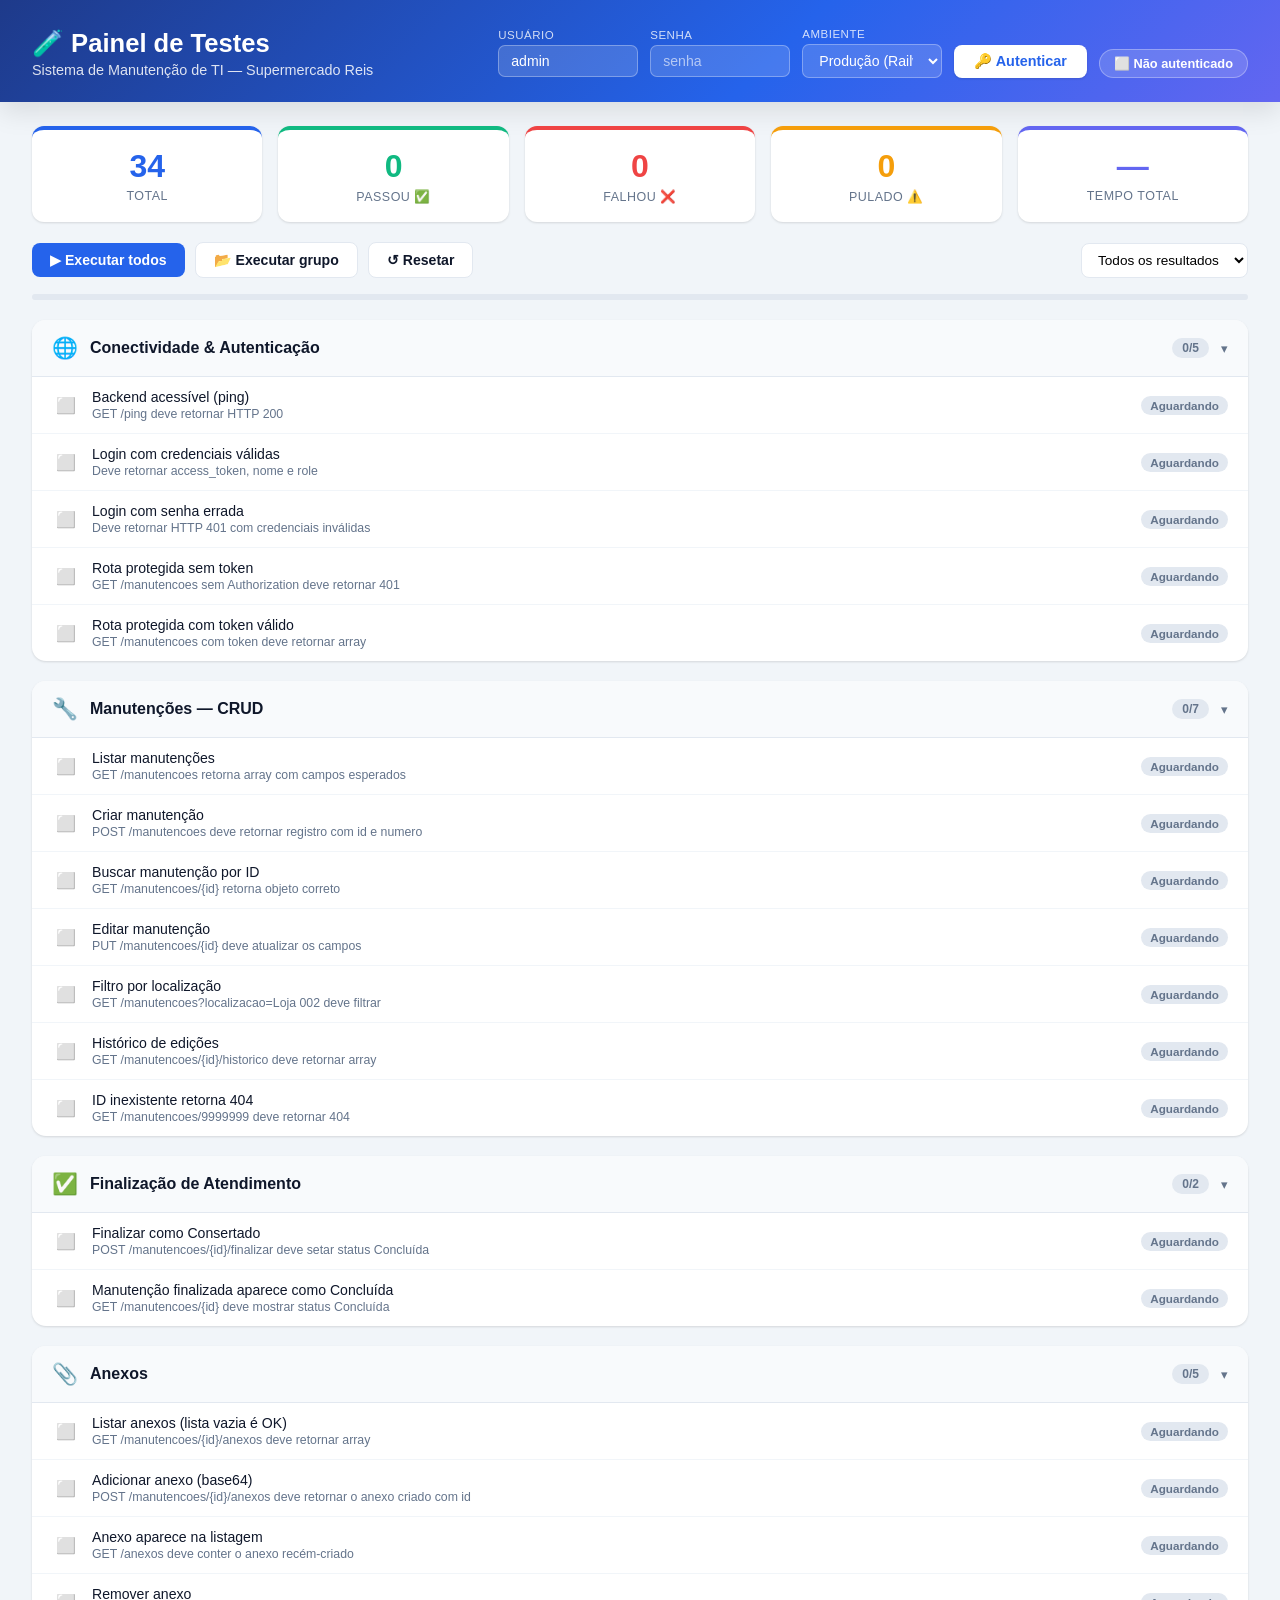
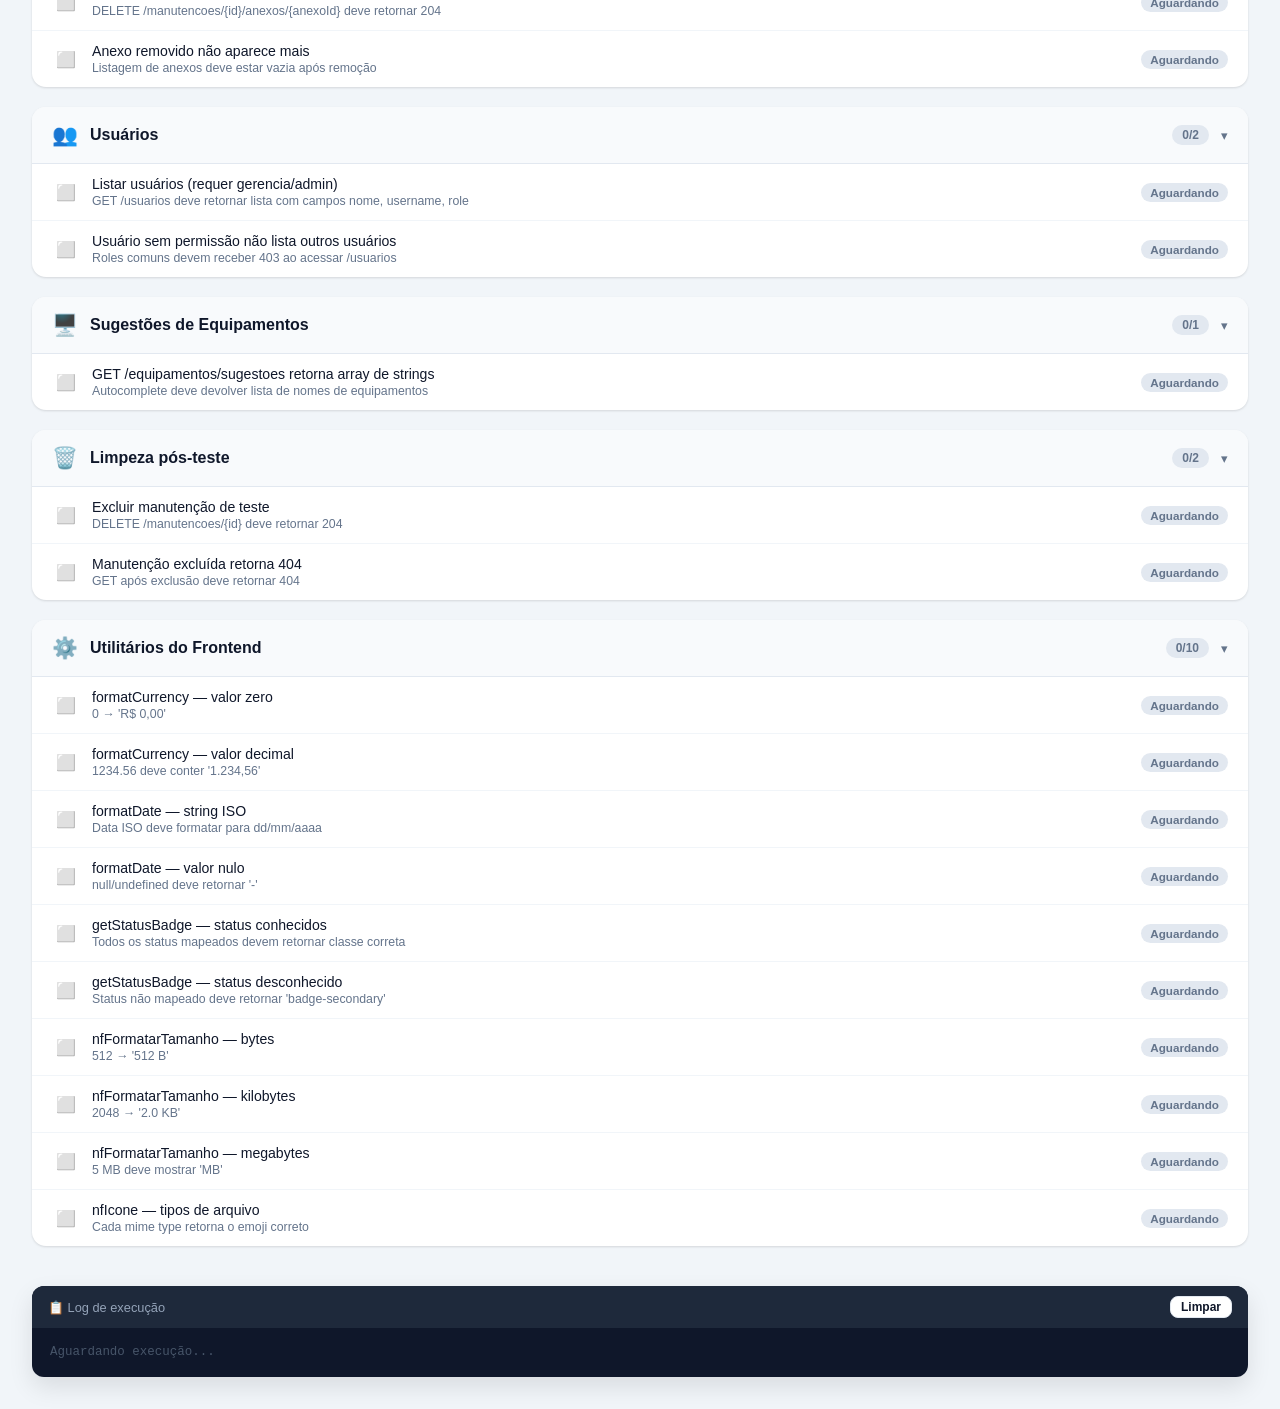
<file: tests.html>
<!DOCTYPE html>
<html lang="pt-BR">
<head>
<meta charset="UTF-8">
<meta name="viewport" content="width=device-width, initial-scale=1.0">
<title>🧪 Painel de Testes — Sistema de Manutenção</title>
<style>
/* ── Reset & Variáveis ─────────────────────────────────────────────────────── */
*, *::before, *::after { margin:0; padding:0; box-sizing:border-box; }
:root {
  --primary:   #2563eb;
  --primary-d: #1d4ed8;
  --success:   #10b981;
  --danger:    #ef4444;
  --warning:   #f59e0b;
  --info:      #6366f1;
  --bg:        #f1f5f9;
  --card:      #ffffff;
  --border:    #e2e8f0;
  --text:      #0f172a;
  --muted:     #64748b;
  --shadow:    0 1px 3px rgba(0,0,0,.08), 0 1px 2px rgba(0,0,0,.05);
  --shadow-lg: 0 10px 25px rgba(0,0,0,.1);
}

body {
  font-family: -apple-system, BlinkMacSystemFont, 'Segoe UI', Roboto, sans-serif;
  background: var(--bg);
  color: var(--text);
  min-height: 100vh;
  cursor: default;
}

button, a, input, select, textarea { cursor: pointer; font-family: inherit; }
input, select, textarea { cursor: text; }

/* ── Header ────────────────────────────────────────────────────────────────── */
.header {
  background: linear-gradient(135deg, #1e3a8a 0%, var(--primary) 60%, var(--info) 100%);
  color: white;
  padding: 28px 32px 24px;
  display: flex;
  align-items: center;
  justify-content: space-between;
  gap: 20px;
  flex-wrap: wrap;
  box-shadow: var(--shadow-lg);
}
.header-left h1 { font-size: 1.6rem; font-weight: 700; margin-bottom: 4px; }
.header-left p  { opacity: .85; font-size: .9rem; }

.header-right { display: flex; align-items: center; gap: 12px; flex-wrap: wrap; }

.cred-group { display: flex; flex-direction: column; gap: 4px; }
.cred-group label { font-size: .72rem; opacity: .8; letter-spacing: .5px; text-transform: uppercase; }
.cred-group input, .cred-group select {
  padding: 7px 12px;
  border-radius: 7px;
  border: 1px solid rgba(255,255,255,.3);
  background: rgba(255,255,255,.15);
  color: white;
  font-size: .88rem;
  width: 140px;
}
.cred-group input::placeholder { color: rgba(255,255,255,.6); }
.cred-group select option       { color: var(--text); background: white; }

.btn-login {
  padding: 8px 20px;
  background: white;
  color: var(--primary);
  border: none;
  border-radius: 8px;
  font-weight: 700;
  font-size: .9rem;
  align-self: flex-end;
  transition: all .2s;
  box-shadow: var(--shadow);
}
.btn-login:hover { background: #eff6ff; transform: translateY(-1px); }

.status-bar {
  padding: 6px 14px;
  border-radius: 20px;
  font-size: .8rem;
  font-weight: 600;
  align-self: flex-end;
  white-space: nowrap;
}
.status-bar.ok      { background: rgba(16,185,129,.25); border:1px solid rgba(16,185,129,.4); }
.status-bar.fail    { background: rgba(239,68,68,.25);  border:1px solid rgba(239,68,68,.4); }
.status-bar.idle    { background: rgba(255,255,255,.15); border:1px solid rgba(255,255,255,.3); }

/* ── Sumário ───────────────────────────────────────────────────────────────── */
.summary {
  display: grid;
  grid-template-columns: repeat(auto-fit, minmax(150px, 1fr));
  gap: 16px;
  padding: 24px 32px 0;
}
.summary-card {
  background: var(--card);
  border-radius: 12px;
  padding: 18px 20px;
  box-shadow: var(--shadow);
  text-align: center;
  border-top: 4px solid var(--border);
  transition: transform .2s;
}
.summary-card:hover { transform: translateY(-2px); }
.summary-card.c-total   { border-color: var(--primary); }
.summary-card.c-pass    { border-color: var(--success); }
.summary-card.c-fail    { border-color: var(--danger); }
.summary-card.c-skip    { border-color: var(--warning); }
.summary-card.c-dur     { border-color: var(--info); }
.summary-card .num  { font-size: 2rem; font-weight: 800; margin-bottom: 4px; }
.summary-card .lbl  { font-size: .78rem; color: var(--muted); text-transform: uppercase; letter-spacing: .5px; }
.c-total .num { color: var(--primary); }
.c-pass  .num { color: var(--success); }
.c-fail  .num { color: var(--danger); }
.c-skip  .num { color: var(--warning); }
.c-dur   .num { color: var(--info); }

/* ── Toolbar ───────────────────────────────────────────────────────────────── */
.toolbar {
  display: flex;
  align-items: center;
  gap: 10px;
  padding: 20px 32px 0;
  flex-wrap: wrap;
}
.btn {
  padding: 9px 18px;
  border: none;
  border-radius: 8px;
  font-size: .88rem;
  font-weight: 600;
  cursor: pointer;
  transition: all .2s;
  display: inline-flex;
  align-items: center;
  gap: 6px;
}
.btn-primary { background: var(--primary); color: white; }
.btn-primary:hover { background: var(--primary-d); transform: translateY(-1px); }
.btn-ghost   { background: var(--card); color: var(--text); border: 1px solid var(--border); }
.btn-ghost:hover { background: #f8fafc; }
.btn-danger  { background: var(--danger); color: white; }
.btn-danger:hover { opacity: .88; }

.filter-group { display: flex; gap: 6px; margin-left: auto; align-items: center; }
.filter-group select {
  padding: 8px 12px;
  border: 1px solid var(--border);
  border-radius: 8px;
  font-size: .85rem;
  background: var(--card);
}
.progress-bar-wrap {
  height: 6px;
  background: var(--border);
  border-radius: 10px;
  margin: 16px 32px 0;
  overflow: hidden;
}
.progress-bar {
  height: 100%;
  background: var(--success);
  border-radius: 10px;
  transition: width .4s ease;
  width: 0;
}

/* ── Grupos de testes ──────────────────────────────────────────────────────── */
.groups { padding: 20px 32px 40px; display: flex; flex-direction: column; gap: 20px; }

.group-card {
  background: var(--card);
  border-radius: 14px;
  box-shadow: var(--shadow);
  overflow: hidden;
}
.group-header {
  display: flex;
  align-items: center;
  gap: 12px;
  padding: 16px 20px;
  border-bottom: 1px solid var(--border);
  background: #f8fafc;
  cursor: pointer;
  user-select: none;
}
.group-header:hover { background: #f1f5f9; }
.group-icon { font-size: 1.3rem; }
.group-name { font-weight: 700; font-size: 1rem; flex: 1; }
.group-pill {
  padding: 3px 10px;
  border-radius: 12px;
  font-size: .75rem;
  font-weight: 700;
  background: var(--border);
  color: var(--muted);
}
.group-pill.pass { background: #d1fae5; color: #065f46; }
.group-pill.fail { background: #fee2e2; color: #991b1b; }
.group-pill.run  { background: #dbeafe; color: #1e40af; }
.chevron { font-size: .8rem; color: var(--muted); transition: transform .2s; }
.group-card.collapsed .chevron { transform: rotate(-90deg); }
.group-card.collapsed .group-body { display: none; }

/* ── Linhas de teste ───────────────────────────────────────────────────────── */
.test-row {
  display: grid;
  grid-template-columns: 28px 1fr auto auto;
  align-items: center;
  gap: 12px;
  padding: 12px 20px;
  border-bottom: 1px solid #f1f5f9;
  transition: background .15s;
  font-size: .88rem;
}
.test-row:last-child { border-bottom: none; }
.test-row:hover { background: #fafafa; }

.test-icon { font-size: 1rem; text-align: center; }
.test-name { color: var(--text); font-weight: 500; }
.test-name small { display: block; font-size: .77rem; color: var(--muted); font-weight: 400; margin-top: 2px; }
.test-dur  { font-size: .75rem; color: var(--muted); white-space: nowrap; }
.test-badge {
  padding: 3px 9px;
  border-radius: 20px;
  font-size: .73rem;
  font-weight: 700;
  white-space: nowrap;
}
.badge-pass { background:#d1fae5; color:#065f46; }
.badge-fail { background:#fee2e2; color:#991b1b; }
.badge-skip { background:#fef3c7; color:#92400e; }
.badge-run  { background:#dbeafe; color:#1e40af; animation: blink 1s infinite; }
.badge-idle { background:var(--border); color:var(--muted); }

@keyframes blink { 0%,100%{opacity:1} 50%{opacity:.5} }

/* ── Detalhe de erro ───────────────────────────────────────────────────────── */
.test-detail {
  grid-column: 1 / -1;
  background: #fff7f7;
  border: 1px solid #fecaca;
  border-radius: 8px;
  padding: 10px 14px;
  font-size: .8rem;
  color: #991b1b;
  font-family: 'Courier New', monospace;
  white-space: pre-wrap;
  word-break: break-all;
  margin-top: 4px;
  display: none;
}
.test-row.has-error .test-detail { display: block; }

/* ── Log ───────────────────────────────────────────────────────────────────── */
.log-wrap {
  margin: 0 32px 32px;
  background: #0f172a;
  border-radius: 12px;
  overflow: hidden;
  box-shadow: var(--shadow-lg);
}
.log-header {
  display: flex;
  align-items: center;
  justify-content: space-between;
  padding: 10px 16px;
  background: #1e293b;
  font-size: .8rem;
  color: #94a3b8;
}
.log-body {
  padding: 14px 18px;
  max-height: 260px;
  overflow-y: auto;
  font-family: 'Courier New', monospace;
  font-size: .78rem;
  color: #e2e8f0;
  line-height: 1.7;
}
.log-body::-webkit-scrollbar { width: 5px; }
.log-body::-webkit-scrollbar-thumb { background:#334155; border-radius:4px; }
.log-info    { color: #93c5fd; }
.log-success { color: #6ee7b7; }
.log-error   { color: #fca5a5; }
.log-warn    { color: #fde68a; }
.log-dim     { color: #475569; }
</style>
</head>
<body>

<!-- ── Header / Login ─────────────────────────────────────────────────────── -->
<div class="header">
  <div class="header-left">
    <h1>🧪 Painel de Testes</h1>
    <p>Sistema de Manutenção de TI — Supermercado Reis</p>
  </div>
  <div class="header-right">
    <div class="cred-group">
      <label>Usuário</label>
      <input id="credUser" placeholder="admin" value="admin">
    </div>
    <div class="cred-group">
      <label>Senha</label>
      <input id="credPass" type="password" placeholder="senha">
    </div>
    <div class="cred-group">
      <label>Ambiente</label>
      <select id="credEnv">
        <option value="https://manutencao-backend-production-a072.up.railway.app">Produção (Railway)</option>
        <option value="http://localhost:8000">Local (8000)</option>
      </select>
    </div>
    <button class="btn-login" onclick="autenticar()">🔑 Autenticar</button>
    <span id="statusBar" class="status-bar idle">⬜ Não autenticado</span>
  </div>
</div>

<!-- ── Sumário ────────────────────────────────────────────────────────────── -->
<div class="summary">
  <div class="summary-card c-total"><div class="num" id="sTotal">0</div><div class="lbl">Total</div></div>
  <div class="summary-card c-pass" ><div class="num" id="sPass" >0</div><div class="lbl">Passou ✅</div></div>
  <div class="summary-card c-fail" ><div class="num" id="sFail" >0</div><div class="lbl">Falhou ❌</div></div>
  <div class="summary-card c-skip" ><div class="num" id="sSkip" >0</div><div class="lbl">Pulado ⚠️</div></div>
  <div class="summary-card c-dur"  ><div class="num" id="sDur"  >—</div><div class="lbl">Tempo total</div></div>
</div>

<!-- ── Toolbar ────────────────────────────────────────────────────────────── -->
<div class="toolbar">
  <button class="btn btn-primary" onclick="runAll()">▶ Executar todos</button>
  <button class="btn btn-ghost"   onclick="runGroup(event)">📂 Executar grupo</button>
  <button class="btn btn-ghost"   onclick="resetAll()">↺ Resetar</button>
  <div class="filter-group">
    <select id="filterStatus" onchange="aplicarFiltro()">
      <option value="">Todos os resultados</option>
      <option value="fail">Somente falhas</option>
      <option value="pass">Somente sucessos</option>
      <option value="skip">Somente pulados</option>
    </select>
  </div>
</div>
<div class="progress-bar-wrap"><div class="progress-bar" id="progressBar"></div></div>

<!-- ── Grupos de teste ────────────────────────────────────────────────────── -->
<div class="groups" id="groups"></div>

<!-- ── Log ───────────────────────────────────────────────────────────────── -->
<div class="log-wrap">
  <div class="log-header">
    <span>📋 Log de execução</span>
    <button class="btn btn-ghost" style="padding:3px 10px;font-size:.75rem" onclick="clearLog()">Limpar</button>
  </div>
  <div class="log-body" id="logBody"><span class="log-dim">Aguardando execução...</span></div>
</div>

<script>
// ═══════════════════════════════════════════════════════════════════════════
// CONFIGURAÇÃO
// ═══════════════════════════════════════════════════════════════════════════
let API_BASE = document.getElementById("credEnv").value;
let TOKEN    = null;
let ROLE     = null;
// ID de manutenção criada durante os testes (reutilizado entre suítes)
let _mId = null;
// ID de anexo criado durante os testes
let _anexoId = null;

document.getElementById("credEnv").addEventListener("change", e => {
  API_BASE = e.target.value;
  log("info", `Ambiente alterado → ${API_BASE}`);
});

// ═══════════════════════════════════════════════════════════════════════════
// AUTENTICAÇÃO
// ═══════════════════════════════════════════════════════════════════════════
async function autenticar() {
  const user = document.getElementById("credUser").value.trim();
  const pass = document.getElementById("credPass").value;
  const bar  = document.getElementById("statusBar");
  bar.className = "status-bar idle";
  bar.textContent = "⏳ Autenticando...";
  log("info", `Autenticando como "${user}" em ${API_BASE}...`);
  try {
    const body = new URLSearchParams({ username: user, password: pass });
    const res  = await fetch(API_BASE + "/auth/login", {
      method: "POST",
      headers: { "Content-Type": "application/x-www-form-urlencoded" },
      body,
    });
    if (!res.ok) throw new Error(`HTTP ${res.status}`);
    const data = await res.json();
    TOKEN = data.access_token;
    ROLE  = data.role;
    bar.className   = "status-bar ok";
    bar.textContent = `✅ ${data.nome} (${data.role})`;
    log("success", `Login OK — role: ${data.role}, nome: ${data.nome}`);
  } catch (e) {
    TOKEN = null;
    bar.className   = "status-bar fail";
    bar.textContent = "❌ Falha no login";
    log("error", "Falha no login: " + e.message);
  }
}

// ═══════════════════════════════════════════════════════════════════════════
// HELPER DE REQUESTS
// ═══════════════════════════════════════════════════════════════════════════
async function req(method, path, body) {
  const headers = { "Content-Type": "application/json" };
  if (TOKEN) headers["Authorization"] = "Bearer " + TOKEN;
  const opts = { method, headers };
  if (body !== undefined) opts.body = JSON.stringify(body);
  const res = await fetch(API_BASE + path, opts);
  if (res.status === 204) return null;
  const json = await res.json().catch(() => null);
  if (!res.ok) throw new Error(json?.detail || `HTTP ${res.status}`);
  return json;
}

// ═══════════════════════════════════════════════════════════════════════════
// DEFINIÇÃO DOS TESTES
// ═══════════════════════════════════════════════════════════════════════════
const SUITE = [

  // ── 1. Conectividade & Auth ─────────────────────────────────────────────
  {
    group: "🌐 Conectividade & Autenticação",
    tests: [
      {
        name: "Backend acessível (ping)",
        desc: "GET /ping deve retornar HTTP 200",
        run: async () => {
          const res = await fetch(API_BASE + "/ping");
          assert(res.ok, `Esperado 200, recebeu ${res.status}`);
        },
      },
      {
        name: "Login com credenciais válidas",
        desc: "Deve retornar access_token, nome e role",
        run: async () => {
          const user = document.getElementById("credUser").value.trim();
          const pass = document.getElementById("credPass").value;
          if (!user || !pass) throw new SkipError("Informe usuário e senha no header");
          const body = new URLSearchParams({ username: user, password: pass });
          const res  = await fetch(API_BASE + "/auth/login", {
            method: "POST",
            headers: { "Content-Type": "application/x-www-form-urlencoded" },
            body,
          });
          const data = await res.json();
          assert(res.ok,            `Status inesperado: ${res.status}`);
          assert(data.access_token, "access_token ausente na resposta");
          assert(data.nome,         "nome ausente na resposta");
          assert(data.role,         "role ausente na resposta");
        },
      },
      {
        name: "Login com senha errada",
        desc: "Deve retornar HTTP 401 com credenciais inválidas",
        run: async () => {
          const body = new URLSearchParams({ username: "x", password: "errado123!" });
          const res  = await fetch(API_BASE + "/auth/login", {
            method: "POST",
            headers: { "Content-Type": "application/x-www-form-urlencoded" },
            body,
          });
          assert(res.status === 401, `Esperado 401, recebeu ${res.status}`);
        },
      },
      {
        name: "Rota protegida sem token",
        desc: "GET /manutencoes sem Authorization deve retornar 401",
        run: async () => {
          const res = await fetch(API_BASE + "/manutencoes");
          assert(res.status === 401, `Esperado 401, recebeu ${res.status}`);
        },
      },
      {
        name: "Rota protegida com token válido",
        desc: "GET /manutencoes com token deve retornar array",
        run: async () => {
          needToken();
          const data = await req("GET", "/manutencoes");
          assert(Array.isArray(data), "Resposta não é um array");
        },
      },
    ],
  },

  // ── 2. Manutenções — CRUD ───────────────────────────────────────────────
  {
    group: "🔧 Manutenções — CRUD",
    tests: [
      {
        name: "Listar manutenções",
        desc: "GET /manutencoes retorna array com campos esperados",
        run: async () => {
          needToken();
          const lista = await req("GET", "/manutencoes");
          assert(Array.isArray(lista), "Resposta não é array");
          if (lista.length > 0) {
            const m = lista[0];
            assertCampos(m, ["id","equipamento","status","tecnico"]);
          }
        },
      },
      {
        name: "Criar manutenção",
        desc: "POST /manutencoes deve retornar registro com id e numero",
        run: async () => {
          needToken();
          const payload = {
            equipamento: "PDV Teste Automatizado",
            localizacao: "Loja 001",
            tecnico:     "Teste Script",
            status:      "Em Manutenção",
            problema:    "Criado pelo painel de testes",
            solucao:     "",
            custo:       0,
            pecas:       "",
            data_inicio: new Date().toISOString().slice(0,16),
            data_fim:    null,
          };
          const novo = await req("POST", "/manutencoes", payload);
          assert(novo.id,     "Campo 'id' ausente");
          assert(novo.numero, "Campo 'numero' ausente");
          assert(novo.equipamento === payload.equipamento, "equipamento não bate");
          _mId = novo.id;
          log("info", `Manutenção de teste criada — id: ${_mId}, nº: ${novo.numero}`);
        },
      },
      {
        name: "Buscar manutenção por ID",
        desc: "GET /manutencoes/{id} retorna objeto correto",
        run: async () => {
          needToken();
          if (!_mId) throw new SkipError("Depende da criação prévia");
          const m = await req("GET", `/manutencoes/${_mId}`);
          assert(m.id === _mId, `id esperado ${_mId}, recebeu ${m.id}`);
          assertCampos(m, ["equipamento","status","tecnico","problema"]);
        },
      },
      {
        name: "Editar manutenção",
        desc: "PUT /manutencoes/{id} deve atualizar os campos",
        run: async () => {
          needToken();
          if (!_mId) throw new SkipError("Depende da criação prévia");
          const update = {
            equipamento: "PDV Teste Atualizado",
            localizacao: "Loja 002",
            tecnico:     "Teste Script",
            status:      "Aguardando Peças",
            problema:    "Editado pelo painel",
            solucao:     "Aguardando peça",
            custo:       15.50,
            pecas:       "Cabo USB",
            data_inicio: new Date().toISOString().slice(0,16),
            data_fim:    null,
          };
          const m = await req("PUT", `/manutencoes/${_mId}`, update);
          assert(m.equipamento === update.equipamento, "equipamento não atualizado");
          assert(m.status      === update.status,      "status não atualizado");
        },
      },
      {
        name: "Filtro por localização",
        desc: "GET /manutencoes?localizacao=Loja 002 deve filtrar",
        run: async () => {
          needToken();
          const lista = await req("GET", "/manutencoes?localizacao=Loja%20002");
          assert(Array.isArray(lista), "Resposta não é array");
          const errado = lista.find(m => m.localizacao !== "Loja 002");
          assert(!errado, `Item com localização errada: ${errado?.localizacao}`);
        },
      },
      {
        name: "Histórico de edições",
        desc: "GET /manutencoes/{id}/historico deve retornar array",
        run: async () => {
          needToken();
          if (!_mId) throw new SkipError("Depende da criação prévia");
          const logs = await req("GET", `/manutencoes/${_mId}/historico`);
          assert(Array.isArray(logs), "Esperado array de logs");
        },
      },
      {
        name: "ID inexistente retorna 404",
        desc: "GET /manutencoes/9999999 deve retornar 404",
        run: async () => {
          needToken();
          const headers = { Authorization: "Bearer " + TOKEN };
          const res = await fetch(API_BASE + "/manutencoes/9999999", { headers });
          assert(res.status === 404, `Esperado 404, recebeu ${res.status}`);
        },
      },
    ],
  },

  // ── 3. Finalização ─────────────────────────────────────────────────────
  {
    group: "✅ Finalização de Atendimento",
    tests: [
      {
        name: "Finalizar como Consertado",
        desc: "POST /manutencoes/{id}/finalizar deve setar status Concluída",
        run: async () => {
          needToken();
          if (!_mId) throw new SkipError("Depende da criação prévia");
          const payload = {
            resultado_reparo:   "Consertado",
            status_equipamento: "Operacional",
            solucao:            "Testado pelo painel de testes",
            custo:              25.00,
            pecas:              "Cabo de rede",
          };
          const m = await req("POST", `/manutencoes/${_mId}/finalizar`, payload);
          assert(m.status === "Concluída", `status esperado Concluída, recebeu ${m.status}`);
          assert(m.resultado_reparo === "Consertado", "resultado_reparo incorreto");
        },
      },
      {
        name: "Manutenção finalizada aparece como Concluída",
        desc: "GET /manutencoes/{id} deve mostrar status Concluída",
        run: async () => {
          needToken();
          if (!_mId) throw new SkipError("Depende da finalização prévia");
          const m = await req("GET", `/manutencoes/${_mId}`);
          assert(m.status === "Concluída", `Esperado Concluída, recebeu ${m.status}`);
        },
      },
    ],
  },

  // ── 4. Anexos ───────────────────────────────────────────────────────────
  {
    group: "📎 Anexos",
    tests: [
      {
        name: "Listar anexos (lista vazia é OK)",
        desc: "GET /manutencoes/{id}/anexos deve retornar array",
        run: async () => {
          needToken();
          if (!_mId) throw new SkipError("Depende de uma manutenção existente");
          const lista = await req("GET", `/manutencoes/${_mId}/anexos`);
          assert(Array.isArray(lista), "Resposta não é array");
          log("info", `Anexos existentes: ${lista.length}`);
        },
      },
      {
        name: "Adicionar anexo (base64)",
        desc: "POST /manutencoes/{id}/anexos deve retornar o anexo criado com id",
        run: async () => {
          needToken();
          if (!_mId) throw new SkipError("Depende de uma manutenção existente");
          // Cria um PNG mínimo 1x1 em base64
          const base64 = "[data-uri]";
          const payload = {
            nome:    "teste-painel.png",
            tipo:    "image/png",
            tamanho: 68,
            data:    new Date().toLocaleDateString("pt-BR"),
            base64,
          };
          const anexo = await req("POST", `/manutencoes/${_mId}/anexos`, payload);
          assert(anexo.id,   "Campo 'id' ausente no retorno do anexo");
          assert(anexo.nome, "Campo 'nome' ausente no retorno do anexo");
          _anexoId = anexo.id;
          log("info", `Anexo criado — id: ${_anexoId}`);
        },
      },
      {
        name: "Anexo aparece na listagem",
        desc: "GET /anexos deve conter o anexo recém-criado",
        run: async () => {
          needToken();
          if (!_mId || !_anexoId) throw new SkipError("Depende da criação do anexo");
          const lista = await req("GET", `/manutencoes/${_mId}/anexos`);
          const encontrado = lista.find(a => a.id === _anexoId);
          assert(encontrado, `Anexo id ${_anexoId} não encontrado na listagem`);
        },
      },
      {
        name: "Remover anexo",
        desc: "DELETE /manutencoes/{id}/anexos/{anexoId} deve retornar 204",
        run: async () => {
          needToken();
          if (!_mId || !_anexoId) throw new SkipError("Depende da criação do anexo");
          const headers = { Authorization: "Bearer " + TOKEN };
          const res = await fetch(API_BASE + `/manutencoes/${_mId}/anexos/${_anexoId}`, {
            method: "DELETE", headers,
          });
          assert(res.status === 204 || res.ok, `Esperado 204, recebeu ${res.status}`);
          _anexoId = null;
        },
      },
      {
        name: "Anexo removido não aparece mais",
        desc: "Listagem de anexos deve estar vazia após remoção",
        run: async () => {
          needToken();
          if (!_mId) throw new SkipError("Depende de uma manutenção");
          const lista = await req("GET", `/manutencoes/${_mId}/anexos`);
          const testAnexo = lista.find(a => a.nome === "teste-painel.png");
          assert(!testAnexo, "Anexo de teste ainda aparece após remoção");
        },
      },
    ],
  },

  // ── 5. Usuários ─────────────────────────────────────────────────────────
  {
    group: "👥 Usuários",
    tests: [
      {
        name: "Listar usuários (requer gerencia/admin)",
        desc: "GET /usuarios deve retornar lista com campos nome, username, role",
        run: async () => {
          needToken();
          if (!["gerencia","admin"].includes(ROLE)) throw new SkipError("Requer role gerencia ou admin");
          const lista = await req("GET", "/usuarios");
          assert(Array.isArray(lista), "Resposta não é array");
          if (lista.length > 0) assertCampos(lista[0], ["nome","username","role"]);
        },
      },
      {
        name: "Usuário sem permissão não lista outros usuários",
        desc: "Roles comuns devem receber 403 ao acessar /usuarios",
        run: async () => {
          needToken();
          if (["gerencia","admin"].includes(ROLE)) throw new SkipError("Só válido para roles sem permissão");
          const res = await fetch(API_BASE + "/usuarios", {
            headers: { Authorization: "Bearer " + TOKEN },
          });
          assert(res.status === 403, `Esperado 403, recebeu ${res.status}`);
        },
      },
    ],
  },

  // ── 6. Sugestões de Equipamentos ────────────────────────────────────────
  {
    group: "🖥️ Sugestões de Equipamentos",
    tests: [
      {
        name: "GET /equipamentos/sugestoes retorna array de strings",
        desc: "Autocomplete deve devolver lista de nomes de equipamentos",
        run: async () => {
          needToken();
          const lista = await req("GET", "/equipamentos/sugestoes");
          assert(Array.isArray(lista), "Resposta não é array");
          if (lista.length > 0) {
            assert(typeof lista[0] === "string", "Itens devem ser strings");
          }
        },
      },
    ],
  },

  // ── 7. Limpeza ─────────────────────────────────────────────────────────
  {
    group: "🗑️ Limpeza pós-teste",
    tests: [
      {
        name: "Excluir manutenção de teste",
        desc: "DELETE /manutencoes/{id} deve retornar 204",
        run: async () => {
          needToken();
          if (!_mId) throw new SkipError("Nenhuma manutenção de teste para excluir");
          const headers = { Authorization: "Bearer " + TOKEN };
          const res = await fetch(API_BASE + `/manutencoes/${_mId}`, {
            method: "DELETE", headers,
          });
          assert(res.status === 204 || res.ok, `Esperado 204, recebeu ${res.status}`);
          log("info", `Manutenção id ${_mId} excluída`);
          _mId = null;
        },
      },
      {
        name: "Manutenção excluída retorna 404",
        desc: "GET após exclusão deve retornar 404",
        run: async () => {
          needToken();
          // Usa um ID que sabemos que não existe mais
          const headers = { Authorization: "Bearer " + TOKEN };
          const res = await fetch(API_BASE + "/manutencoes/9999999", { headers });
          assert(res.status === 404, `Esperado 404, recebeu ${res.status}`);
        },
      },
    ],
  },

  // ── 8. Utilitários do Frontend ──────────────────────────────────────────
  {
    group: "⚙️ Utilitários do Frontend",
    tests: [
      {
        name: "formatCurrency — valor zero",
        desc: "0 → 'R$\u00a00,00'",
        run: () => {
          const r = formatCurrency(0);
          assert(r.includes("0,00"), `Resultado inesperado: ${r}`);
        },
      },
      {
        name: "formatCurrency — valor decimal",
        desc: "1234.56 deve conter '1.234,56'",
        run: () => {
          const r = formatCurrency(1234.56);
          assert(r.includes("1.234,56"), `Resultado inesperado: ${r}`);
        },
      },
      {
        name: "formatDate — string ISO",
        desc: "Data ISO deve formatar para dd/mm/aaaa",
        run: () => {
          const r = formatDate("2025-06-15T10:00:00");
          assert(r.includes("15/06/2025"), `Formatação incorreta: ${r}`);
        },
      },
      {
        name: "formatDate — valor nulo",
        desc: "null/undefined deve retornar '-'",
        run: () => {
          assert(formatDate(null) === "-",      "null deveria retornar '-'");
          assert(formatDate(undefined) === "-", "undefined deveria retornar '-'");
        },
      },
      {
        name: "getStatusBadge — status conhecidos",
        desc: "Todos os status mapeados devem retornar classe correta",
        run: () => {
          const mapa = {
            "Operacional":      "badge-operacional",
            "Em Manutenção":    "badge-em-manutencao",
            "Concluída":        "badge-success",
            "Cancelada":        "badge-secondary",
            "Consertado":       "badge-success",
            "Sem Reparo":       "badge-danger",
          };
          for (const [s, cls] of Object.entries(mapa)) {
            const r = getStatusBadge(s);
            assert(r === cls, `"${s}" → esperado "${cls}", recebeu "${r}"`);
          }
        },
      },
      {
        name: "getStatusBadge — status desconhecido",
        desc: "Status não mapeado deve retornar 'badge-secondary'",
        run: () => {
          const r = getStatusBadge("StatusQueNaoExiste");
          assert(r === "badge-secondary", `Esperado badge-secondary, recebeu ${r}`);
        },
      },
      {
        name: "nfFormatarTamanho — bytes",
        desc: "512 → '512 B'",
        run: () => {
          const r = nfFormatarTamanho(512);
          assert(r === "512 B", `Esperado '512 B', recebeu '${r}'`);
        },
      },
      {
        name: "nfFormatarTamanho — kilobytes",
        desc: "2048 → '2.0 KB'",
        run: () => {
          const r = nfFormatarTamanho(2048);
          assert(r.includes("KB"), `Esperado KB, recebeu '${r}'`);
        },
      },
      {
        name: "nfFormatarTamanho — megabytes",
        desc: "5 MB deve mostrar 'MB'",
        run: () => {
          const r = nfFormatarTamanho(5 * 1024 * 1024);
          assert(r.includes("MB"), `Esperado MB, recebeu '${r}'`);
        },
      },
      {
        name: "nfIcone — tipos de arquivo",
        desc: "Cada mime type retorna o emoji correto",
        run: () => {
          assert(nfIcone("application/pdf")   === "📄", "PDF incorreto");
          assert(nfIcone("image/png")         === "🖼️", "Imagem incorreta");
          assert(nfIcone("application/vnd.openxmlformats-officedocument.wordprocessingml.document").includes("📝"), "Word incorreto");
          assert(nfIcone("application/vnd.ms-excel").includes("📊"), "Excel incorreto");
          assert(nfIcone("application/zip")   === "📎", "Genérico incorreto");
        },
      },
    ],
  },

];

// ═══════════════════════════════════════════════════════════════════════════
// FUNÇÕES UTILITÁRIAS DOS TESTES
// ═══════════════════════════════════════════════════════════════════════════
class SkipError extends Error { constructor(m) { super(m); this.name = "SkipError"; } }

function assert(cond, msg) {
  if (!cond) throw new Error(msg || "Asserção falhou");
}
function assertCampos(obj, campos) {
  for (const c of campos) {
    if (obj[c] === undefined) throw new Error(`Campo obrigatório ausente: "${c}"`);
  }
}
function needToken() {
  if (!TOKEN) throw new SkipError("Autentique-se primeiro usando o formulário acima");
}

// Utilitários do frontend (espelhados aqui para teste local)
const formatDate     = d => d ? new Date(d).toLocaleDateString("pt-BR") : "-";
const formatDateTime = d => d ? new Date(d).toLocaleString("pt-BR")     : "-";
const formatCurrency = v => new Intl.NumberFormat("pt-BR", { style:"currency", currency:"BRL" }).format(v || 0);

function getStatusBadge(s) {
  const map = {
    "Operacional":"badge-operacional","Em Manutenção":"badge-em-manutencao",
    "Aguardando Peças":"badge-aguardando-pecas","Fora de Operação":"badge-fora-operacao",
    "Aguardando aprovação":"badge-warning","Concluída":"badge-success",
    "Cancelada":"badge-secondary","Consertado":"badge-success","Sem Reparo":"badge-danger",
  };
  return map[s] || "badge-secondary";
}

function nfFormatarTamanho(bytes) {
  if (bytes < 1024) return bytes + " B";
  if (bytes < 1024*1024) return (bytes/1024).toFixed(1) + " KB";
  return (bytes/(1024*1024)).toFixed(1) + " MB";
}
function nfIcone(tipo) {
  if (tipo.includes("pdf"))   return "📄";
  if (tipo.includes("image")) return "🖼️";
  if (tipo.includes("word") || tipo.includes("document")) return "📝";
  if (tipo.includes("sheet") || tipo.includes("excel"))   return "📊";
  return "📎";
}

// ═══════════════════════════════════════════════════════════════════════════
// LOG
// ═══════════════════════════════════════════════════════════════════════════
function log(type, msg) {
  const el = document.getElementById("logBody");
  const time = new Date().toLocaleTimeString("pt-BR");
  const cls  = { info:"log-info", success:"log-success", error:"log-error", warn:"log-warn" }[type] || "";
  const pfx  = { info:"ℹ", success:"✔", error:"✘", warn:"⚠" }[type] || "·";
  if (el.querySelector(".log-dim")) el.innerHTML = "";
  el.innerHTML += `<span class="${cls}">[${time}] ${pfx} ${msg}</span>\n`;
  el.scrollTop = el.scrollHeight;
}
function clearLog() {
  document.getElementById("logBody").innerHTML = '<span class="log-dim">Log limpo.</span>';
}

// ═══════════════════════════════════════════════════════════════════════════
// ESTADO DOS TESTES
// ═══════════════════════════════════════════════════════════════════════════
// Estrutura: { status: "idle"|"run"|"pass"|"fail"|"skip", error, ms }
const STATE = {};
SUITE.forEach(g => g.tests.forEach((t, i) => {
  STATE[`${g.group}-${i}`] = { status: "idle", error: null, ms: null };
}));

// ═══════════════════════════════════════════════════════════════════════════
// RENDER
// ═══════════════════════════════════════════════════════════════════════════
function renderAll() {
  const container = document.getElementById("groups");
  container.innerHTML = "";

  const filterVal = document.getElementById("filterStatus").value;

  let totalPass=0, totalFail=0, totalSkip=0, totalAll=0, totalMs=0;

  SUITE.forEach((g, gi) => {
    const gTests = g.tests;
    let gPass=0, gFail=0, gRun=0;
    gTests.forEach((t, ti) => {
      const s = STATE[`${g.group}-${ti}`];
      if (s.status==="pass") gPass++;
      if (s.status==="fail") gFail++;
      if (s.status==="run")  gRun++;
    });

    const card = document.createElement("div");
    card.className = "group-card";
    card.id = `group-${gi}`;

    const pillCls = gRun ? "run" : gFail ? "fail" : (gPass===gTests.length ? "pass" : "");
    const pillTxt = gRun ? "Rodando…" : `${gPass}/${gTests.length}`;

    card.innerHTML = `
      <div class="group-header" onclick="toggleGroup(${gi})">
        <span class="group-icon">${g.group.split(" ")[0]}</span>
        <span class="group-name">${g.group.split(" ").slice(1).join(" ")}</span>
        <span class="group-pill ${pillCls}">${pillTxt}</span>
        <span class="chevron">▾</span>
      </div>
      <div class="group-body" id="gbody-${gi}"></div>`;

    container.appendChild(card);

    const body = document.getElementById(`gbody-${gi}`);

    gTests.forEach((t, ti) => {
      const key = `${g.group}-${ti}`;
      const s   = STATE[key];

      // Aplicar filtro
      if (filterVal && s.status !== filterVal && s.status !== "run") {
        // Quando há filtro ativo, só mostra os status correspondentes
        // (mas sempre mostra durante execução)
        if (s.status !== "idle" || filterVal !== "") {
          if (s.status !== filterVal) {
            // não renderiza esta linha
            return;
          }
        }
      }

      const icon  = { idle:"⬜", run:"⏳", pass:"✅", fail:"❌", skip:"⚠️" }[s.status] || "⬜";
      const badge = { idle:"idle", run:"run", pass:"pass", fail:"fail", skip:"skip" }[s.status] || "idle";
      const label = { idle:"Aguardando", run:"Rodando", pass:"Passou", fail:"Falhou", skip:"Pulado" }[s.status];
      const dur   = s.ms !== null ? `${s.ms}ms` : "";

      const row = document.createElement("div");
      row.className = `test-row${s.status==="fail" ? " has-error" : ""}`;
      row.dataset.key = key;
      row.innerHTML = `
        <span class="test-icon">${icon}</span>
        <span class="test-name">${t.name}<small>${t.desc || ""}</small></span>
        <span class="test-dur">${dur}</span>
        <span class="test-badge badge-${badge}">${label}</span>
        ${s.status==="fail" ? `<div class="test-detail">${escHtml(s.error || "")}</div>` : ""}`;
      body.appendChild(row);

      if (s.status !== "idle") {
        totalAll++;
        if (s.ms) totalMs += s.ms;
      }
      if (s.status==="pass") totalPass++;
      if (s.status==="fail") totalFail++;
      if (s.status==="skip") totalSkip++;
    });
  });

  // Sumário
  const allTests = SUITE.reduce((n, g) => n + g.tests.length, 0);
  document.getElementById("sTotal").textContent = allTests;
  document.getElementById("sPass").textContent  = totalPass;
  document.getElementById("sFail").textContent  = totalFail;
  document.getElementById("sSkip").textContent  = totalSkip;
  document.getElementById("sDur").textContent   = totalMs ? totalMs + "ms" : "—";

  // Barra de progresso
  const done = totalPass + totalFail + totalSkip;
  const pct  = allTests ? Math.round((done / allTests) * 100) : 0;
  const bar  = document.getElementById("progressBar");
  bar.style.width = pct + "%";
  bar.style.background = totalFail > 0 ? "var(--danger)" : "var(--success)";
}

function escHtml(s) {
  return s.replace(/&/g,"&amp;").replace(/</g,"&lt;").replace(/>/g,"&gt;");
}

function toggleGroup(gi) {
  document.getElementById(`group-${gi}`).classList.toggle("collapsed");
}

function aplicarFiltro() { renderAll(); }

// ═══════════════════════════════════════════════════════════════════════════
// EXECUÇÃO
// ═══════════════════════════════════════════════════════════════════════════
async function runTest(groupName, ti) {
  const g   = SUITE.find(x => x.group === groupName);
  const t   = g.tests[ti];
  const key = `${groupName}-${ti}`;

  STATE[key] = { status: "run", error: null, ms: null };
  renderAll();
  log("info", `Iniciando: ${t.name}`);

  const t0 = performance.now();
  try {
    await t.run();
    const ms = Math.round(performance.now() - t0);
    STATE[key] = { status: "pass", error: null, ms };
    log("success", `PASSOU [${ms}ms] — ${t.name}`);
  } catch (e) {
    const ms = Math.round(performance.now() - t0);
    if (e.name === "SkipError") {
      STATE[key] = { status: "skip", error: e.message, ms };
      log("warn", `PULADO — ${t.name}: ${e.message}`);
    } else {
      STATE[key] = { status: "fail", error: e.message, ms };
      log("error", `FALHOU [${ms}ms] — ${t.name}: ${e.message}`);
    }
  }
  renderAll();
}

async function runAll() {
  log("info", "═══ Iniciando execução completa ═══");
  for (const g of SUITE) {
    for (let ti = 0; ti < g.tests.length; ti++) {
      await runTest(g.group, ti);
    }
  }
  log("info", "═══ Execução concluída ═══");
}

function runGroup(e) {
  // Exibe seletor inline
  const existing = document.getElementById("groupSelector");
  if (existing) { existing.remove(); return; }
  const sel = document.createElement("select");
  sel.id = "groupSelector";
  sel.style.cssText = "padding:8px 12px;border:1px solid var(--border);border-radius:8px;font-size:.85rem";
  SUITE.forEach(g => {
    const opt = document.createElement("option");
    opt.value = g.group;
    opt.textContent = g.group;
    sel.appendChild(opt);
  });
  const btn = document.createElement("button");
  btn.className = "btn btn-primary";
  btn.textContent = "▶ Executar";
  btn.style.padding = "8px 14px";
  btn.onclick = async () => {
    const g = SUITE.find(x => x.group === sel.value);
    if (!g) return;
    log("info", `═══ Executando grupo: ${g.group} ═══`);
    for (let ti = 0; ti < g.tests.length; ti++) {
      await runTest(g.group, ti);
    }
    log("info", "═══ Grupo concluído ═══");
    sel.remove(); btn.remove();
  };
  e.target.after(sel, btn);
}

function resetAll() {
  SUITE.forEach(g => g.tests.forEach((t, ti) => {
    STATE[`${g.group}-${ti}`] = { status: "idle", error: null, ms: null };
  }));
  _mId = null; _anexoId = null;
  document.getElementById("filterStatus").value = "";
  renderAll();
  log("info", "Estado resetado.");
}

// ── Inicializar renderização
renderAll();
</script>
</body>
</html>
</file>
